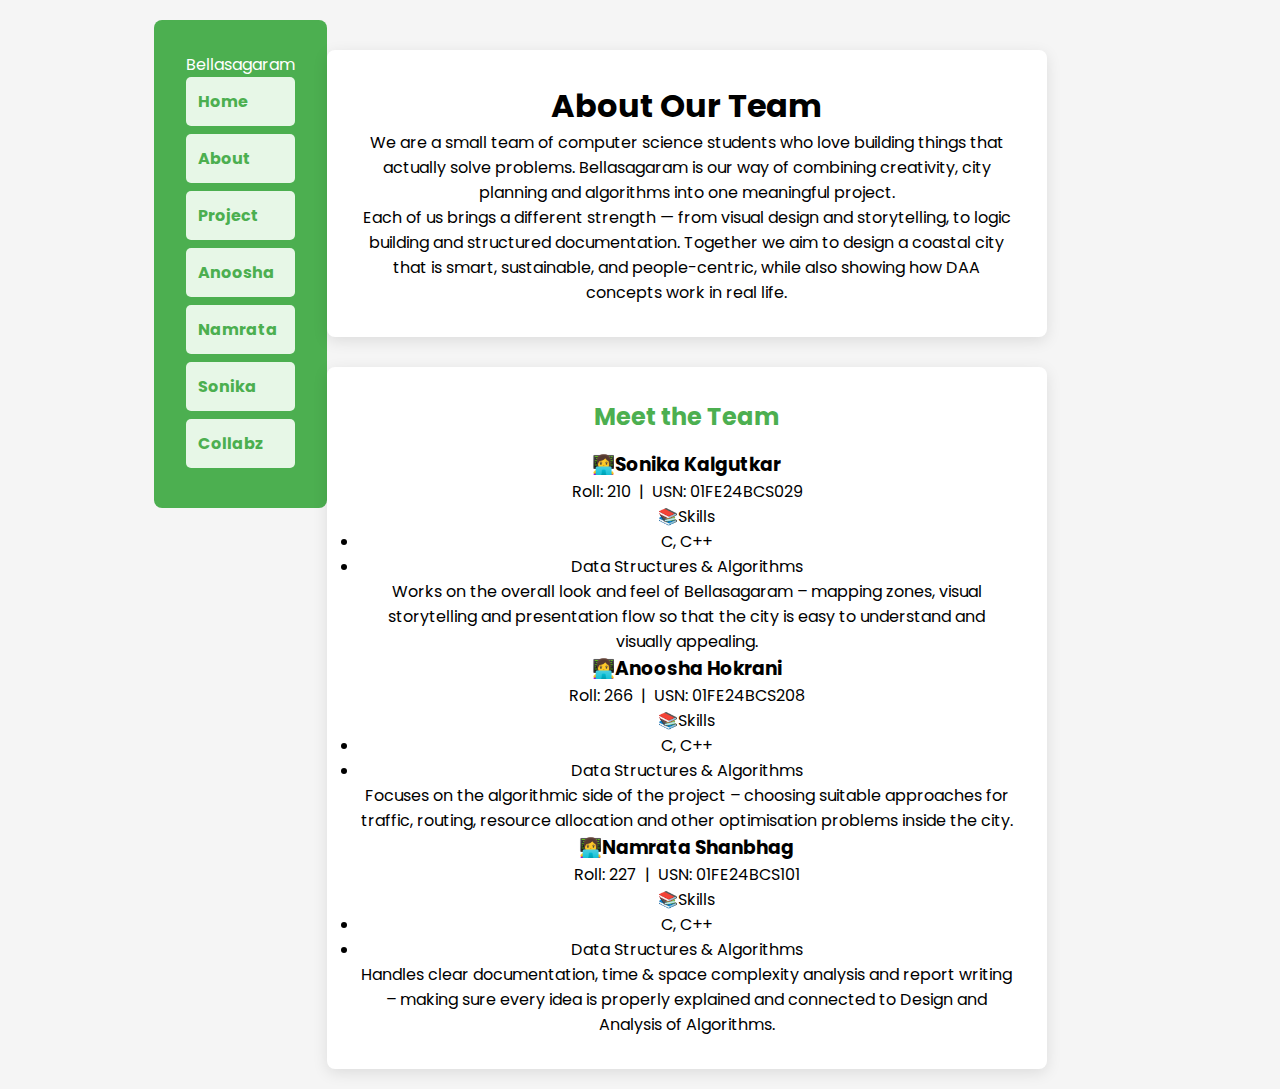
<file: about.html>
<!DOCTYPE html>
<html lang="en">
<head>
  <meta charset="UTF-8" />
  <meta name="viewport" content="width=device-width, initial-scale=1.0" />
  <title>About | Bellasagaram City Design</title>
  <link href="https://fonts.googleapis.com/css2?family=Poppins:wght@300;400;500;600;700&display=swap" rel="stylesheet">
  <link rel="stylesheet" href="style.css">
</head>
<body>

  <!-- NAVBAR -->
  <header>
    <nav class="navbar">
      <div class="logo">Bellasagaram</div>
      <ul class="nav-links">
        <li><a href="index.html">Home</a></li>
        <li><a href="about.html" class="active">About</a></li>
        <li><a href="project.html">Project</a></li>
        <li><a href="anoosha.html">Anoosha</a></li>
        <li><a href="namrata.html">Namrata</a></li>
        <li><a href="sonika.html">Sonika</a></li>
        <li><a href="collabz.html">Collabz</a></li>
      </ul>
    </nav>
  </header>

  <main>

    <!-- ABOUT OUR TEAM -->
    <section class="about-hero">
      <h1>About Our Team</h1>

      <div class="about-card">
        <p>
          We are a small team of computer science students who love building things that
          actually solve problems. Bellasagaram is our way of combining creativity,
          city planning and algorithms into one meaningful project.
        </p>
        <p>
          Each of us brings a different strength — from visual design and storytelling,
          to logic building and structured documentation. Together we aim to design a
          coastal city that is smart, sustainable, and people-centric, while also
          showing how DAA concepts work in real life.
        </p>
      </div>
    </section>

    <!-- MEET THE TEAM -->
    <section class="about-team-section">
      <h2 class="about-team-heading">Meet the Team</h2>

      <div class="about-team-grid">

        <div class="about-team-card">
          <h3>👩‍💻Sonika Kalgutkar</h3>
          <p class="about-usn">Roll: 210 &nbsp;|&nbsp; USN: 01FE24BCS029</p>
          <p class="about-role">  📚Skills</p>
          <li>C, C++</li>
          <li>Data Structures &amp; Algorithms</li>
          <p class="about-desc">
            Works on the overall look and feel of Bellasagaram – mapping zones,
            visual storytelling and presentation flow so that the city is easy
            to understand and visually appealing.
          </p>
        </div>

        <div class="about-team-card">
          <h3>👩‍💻Anoosha Hokrani</h3>
          <p class="about-usn">Roll: 266 &nbsp;|&nbsp; USN: 01FE24BCS208</p>
          <p class="about-role">  📚Skills</p>
          <li>C, C++</li>
          <li>Data Structures &amp; Algorithms</li>
          <p class="about-desc">
            Focuses on the algorithmic side of the project – choosing suitable
            approaches for traffic, routing, resource allocation and other
            optimisation problems inside the city.
          </p>
        </div>

        <div class="about-team-card">
          <h3>👩‍💻Namrata Shanbhag</h3>
          <p class="about-usn">Roll: 227 &nbsp;|&nbsp; USN: 01FE24BCS101</p>
          <p class="about-role">  📚Skills</p>
          <li>C, C++</li>
          <li>Data Structures &amp; Algorithms</li>
          <p class="about-desc">
            Handles clear documentation, time &amp; space complexity analysis and
            report writing – making sure every idea is properly explained and
            connected to Design and Analysis of Algorithms.
          </p>
        </div>

      </div>
    </section>

  </main>

</body>
</html>
</file>
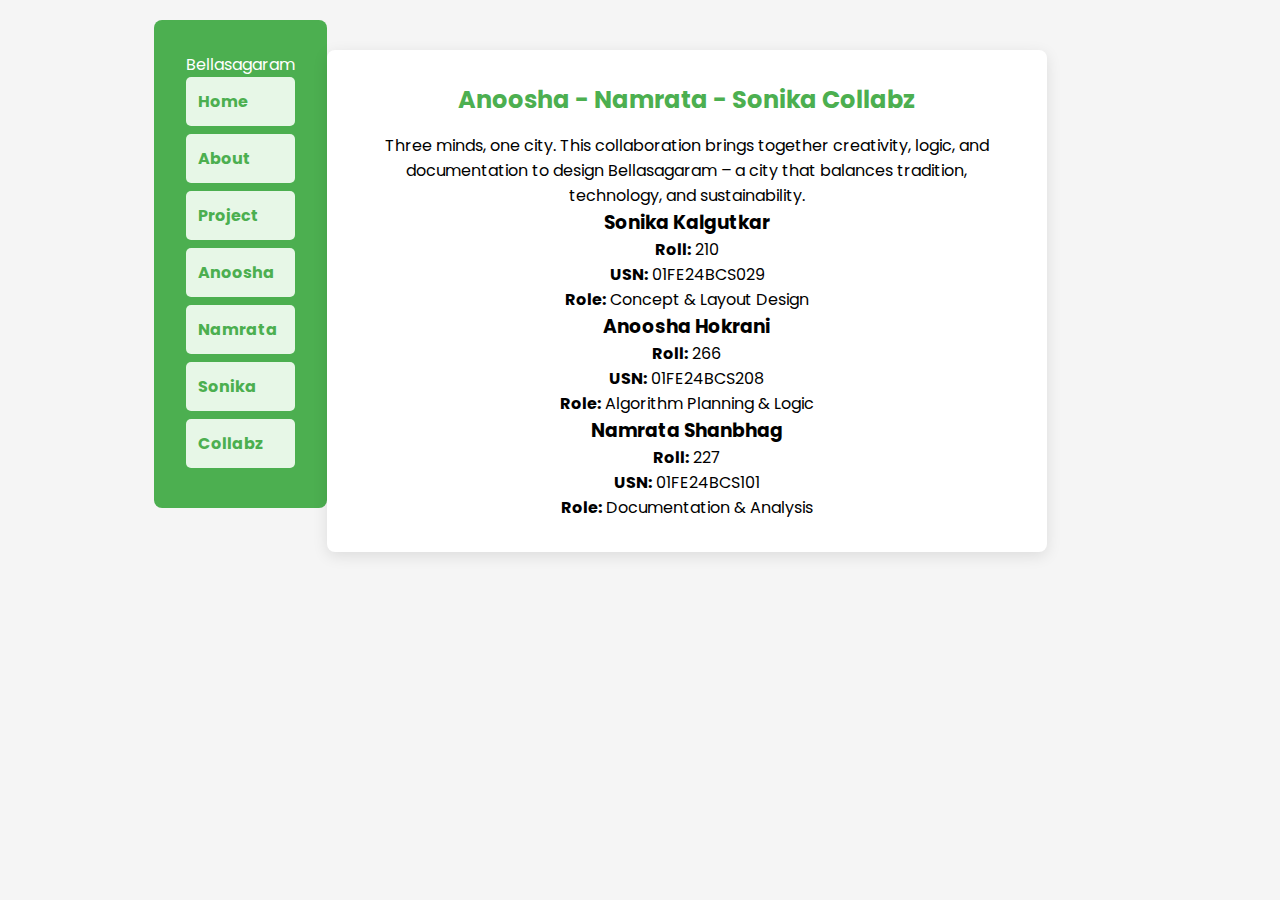
<file: collabz.html>
<!DOCTYPE html>
<html lang="en">
<head>
  <meta charset="UTF-8" />
  <meta name="viewport" content="width=device-width, initial-scale=1.0" />
  <title>Collabz | Anoosha - Namrata - Sonika</title>
  <link href="https://fonts.googleapis.com/css2?family=Poppins:wght@300;400;500;600;700&display=swap" rel="stylesheet">
  <link rel="stylesheet" href="style.css">
</head>
<body>

  <!-- NAVBAR -->
  <header>
    <nav class="navbar">
      <div class="logo">Bellasagaram</div>
      <ul class="nav-links">
        <li><a href="index.html">Home</a></li>
        <li><a href="about.html">About</a></li>
        <li><a href="project.html">Project</a></li>
        <li><a href="anoosha.html">Anoosha</a></li>
        <li><a href="namrata.html">Namrata</a></li>
        <li><a href="sonika.html">Sonika</a></li>
        <li><a href="collabz.html" class="active">Collabz</a></li>
      </ul>
    </nav>
  </header>

  <main>
    <section class="team">
      <h2>Anoosha - Namrata - Sonika Collabz</h2>
      <p class="collabz-intro">
        Three minds, one city. This collaboration brings together creativity, logic, 
        and documentation to design Bellasagaram – a city that balances tradition, technology,
        and sustainability.
      </p>

      <div class="team-container">

        <div class="team-card">
          <h3>Sonika Kalgutkar</h3>
          <p><strong>Roll:</strong> 210</p>
          <p><strong>USN:</strong> 01FE24BCS029</p>
          <p><strong>Role:</strong> Concept &amp; Layout Design</p>
        </div>

        <div class="team-card">
          <h3>Anoosha Hokrani</h3>
          <p><strong>Roll:</strong> 266</p>
          <p><strong>USN:</strong> 01FE24BCS208</p>
          <p><strong>Role:</strong> Algorithm Planning &amp; Logic</p>
        </div>

        <div class="team-card">
          <h3>Namrata Shanbhag</h3>
          <p><strong>Roll:</strong> 227</p>
          <p><strong>USN:</strong> 01FE24BCS101</p>
          <p><strong>Role:</strong> Documentation &amp; Analysis</p>
        </div>

      </div>
    </section>
  </main>

</body>
</html>
</file>
<file: style.css>
/* Reset default margin and padding */
* {
    margin: 0;
    padding: 0;
    box-sizing: border-box;
}

/* Global Styles */
body {
    font-family: 'Poppins', sans-serif;
    background-color: #f5f5f5;
    margin: 0;
    padding: 20px; /* Adding padding to the body to prevent sticking at the top */
    display: flex;
    justify-content: center;
    align-items: flex-start; /* Aligns content towards the top */
    min-height: 100vh;
}

/* Main Container */
section {
    background-color: white;
    padding: 2rem;
    width: 90%;
    max-width: 800px;
    box-shadow: 0 4px 15px rgba(0, 0, 0, 0.1);
    border-radius: 8px;
    text-align: center;
    margin-top: 30px; /* Adding margin to ensure there's space from the top */
}

/* Header */
header {
    background-color: #4CAF50;
    color: white;
    padding: 2rem;
    border-radius: 8px;
    margin-bottom: 1.5rem;
}

header h1 {
    font-size: 2rem;
    margin: 0;
}

header p {
    margin: 1rem 0 0;
}

/* Section Titles */
h2 {
    color: #4CAF50;
    margin-bottom: 1rem;
}

/* List Items */
ul {
    list-style: none;
    padding: 0;
}

ul li {
    background-color: #e7f7e7;
    margin-bottom: 0.5rem;
    padding: 0.75rem;
    border-radius: 5px;
}

/* Links */
a {
    color: #4CAF50;
    text-decoration: none;
    font-weight: bold;
}

a:hover {
    text-decoration: underline;
}

/* Definition List */
dl dt {
    font-weight: bold;
    color: #333;
    margin-top: 1rem;
}

dl dd {
    margin-left: 1.5rem;
    color: #666;
}

/* Blockquote */
blockquote {
    font-style: italic;
    color: #555;
    border-left: 4px solid #4CAF50;
    padding-left: 1rem;
    margin-top: 2rem;
}

/* Responsive Design */
@media (max-width: 600px) {
    section {
        padding: 1.5rem;
    }

    header {
        padding: 1.5rem;
    }
}
</file>
